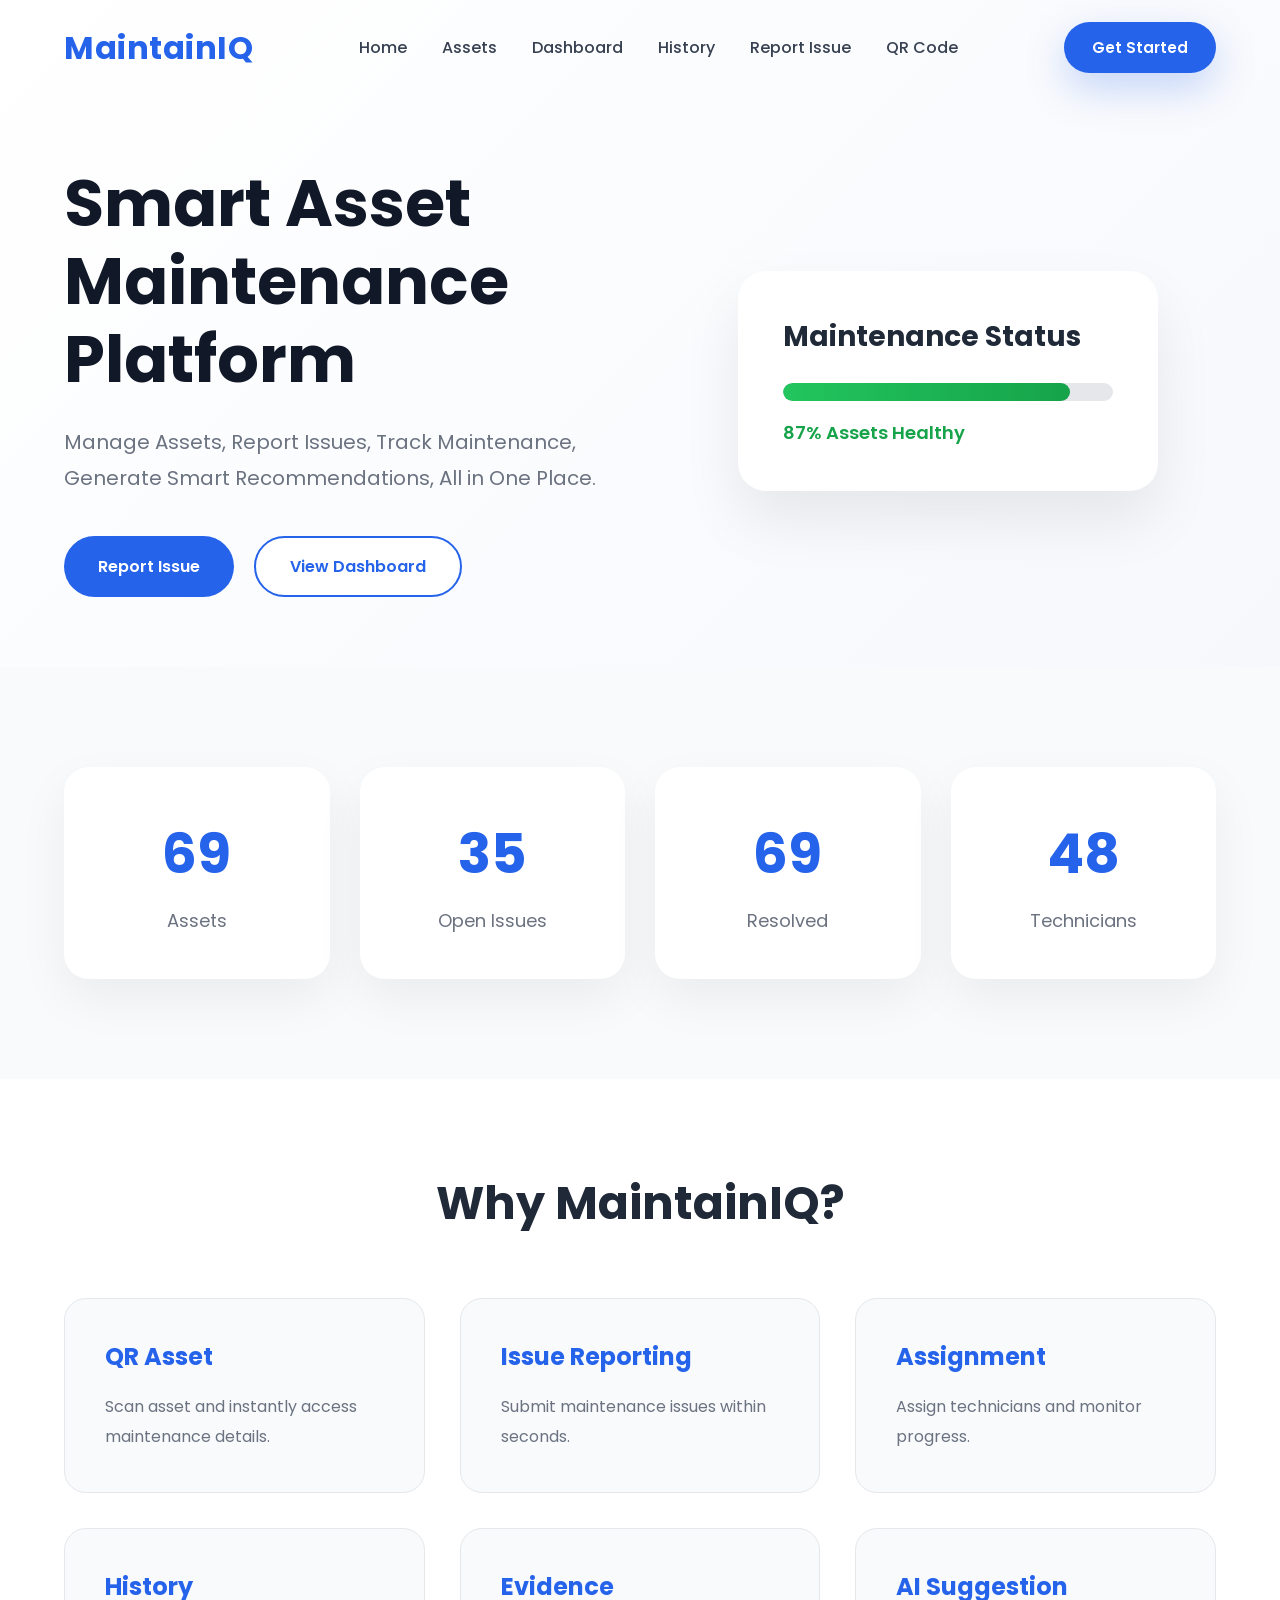
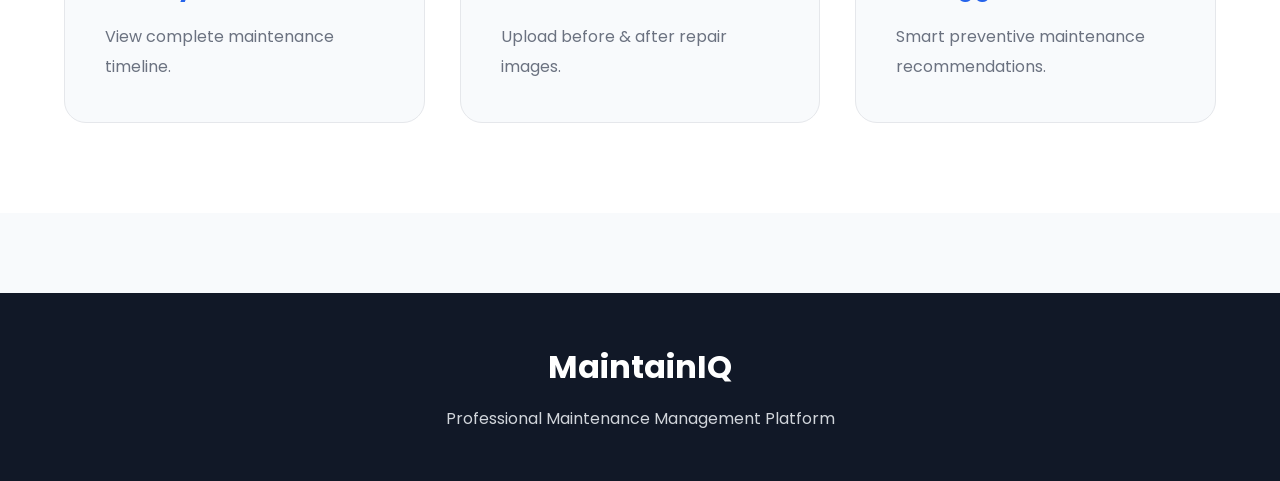
<file: index.html>
<!DOCTYPE html>
<html lang="en">
<head>
<meta charset="UTF-8">
<meta name="viewport" content="width=device-width, initial-scale=1.0">
<title>MaintainIQ</title>

<link rel="preconnect" href="https://fonts.googleapis.com">
<link href="https://fonts.googleapis.com/css2?family=Poppins:wght@300;400;500;600;700&display=swap" rel="stylesheet">

<link rel="stylesheet" href="style.css">

</head>
<body>

<header>

<nav>

<div class="logo">
MaintainIQ
</div>

<ul>

<li><a href="index.html">Home</a></li>

<li><a href="asset.html">Assets</a></li>

<li><a href="dashboard.html">Dashboard</a></li>

<li><a href="history.html">History</a></li>

<li><a href="report.html">Report Issue</a></li>
<li><a href="qr.html">QR Code</a></li>


</ul>

<button class="btn" onclick="window.location.href='dashboard.html'">
    Get Started
</button>


</nav>

<div class="hero">

<div class="left">

<h1>
Smart Asset Maintenance Platform
</h1>

<p>

Manage Assets,
Report Issues,
Track Maintenance,
Generate Smart Recommendations,
All in One Place.

</p>

<div class="buttons">

<button class="primary">
Report Issue
</button>

<button class="secondary">
View Dashboard
</button>

</div>

</div>

<div class="right">

<div class="card">

<h2>Maintenance Status</h2>

<div class="progress">

<div class="fill"></div>

</div>

<p>87% Assets Healthy</p>

</div>

</div>

</div>

</header>

<section class="stats">

<div class="box">

<h2 id="assets">0</h2>

<p>Assets</p>

</div>

<div class="box">

<h2 id="issues">0</h2>

<p>Open Issues</p>

</div>

<div class="box">

<h2 id="resolved">0</h2>

<p>Resolved</p>

</div>

<div class="box">

<h2 id="tech">0</h2>

<p>Technicians</p>

</div>

</section>

<section class="features">

<h1>
Why MaintainIQ?
</h1>

<div class="cards">

<div class="feature">

<h2>QR Asset</h2>

<p>

Scan asset and instantly access maintenance details.

</p>

</div>

<div class="feature">

<h2>Issue Reporting</h2>

<p>

Submit maintenance issues within seconds.

</p>

</div>

<div class="feature">

<h2>Assignment</h2>

<p>

Assign technicians and monitor progress.

</p>

</div>

<div class="feature">

<h2>History</h2>

<p>

View complete maintenance timeline.

</p>

</div>

<div class="feature">

<h2>Evidence</h2>

<p>

Upload before & after repair images.

</p>

</div>

<div class="feature">

<h2>AI Suggestion</h2>

<p>

Smart preventive maintenance recommendations.

</p>

</div>

</div>

</section>

<footer>

<h2>MaintainIQ</h2>

<p>

Professional Maintenance Management Platform

</p>

</footer>

<script src="app.js"></script>

</body>
</html>
</file>
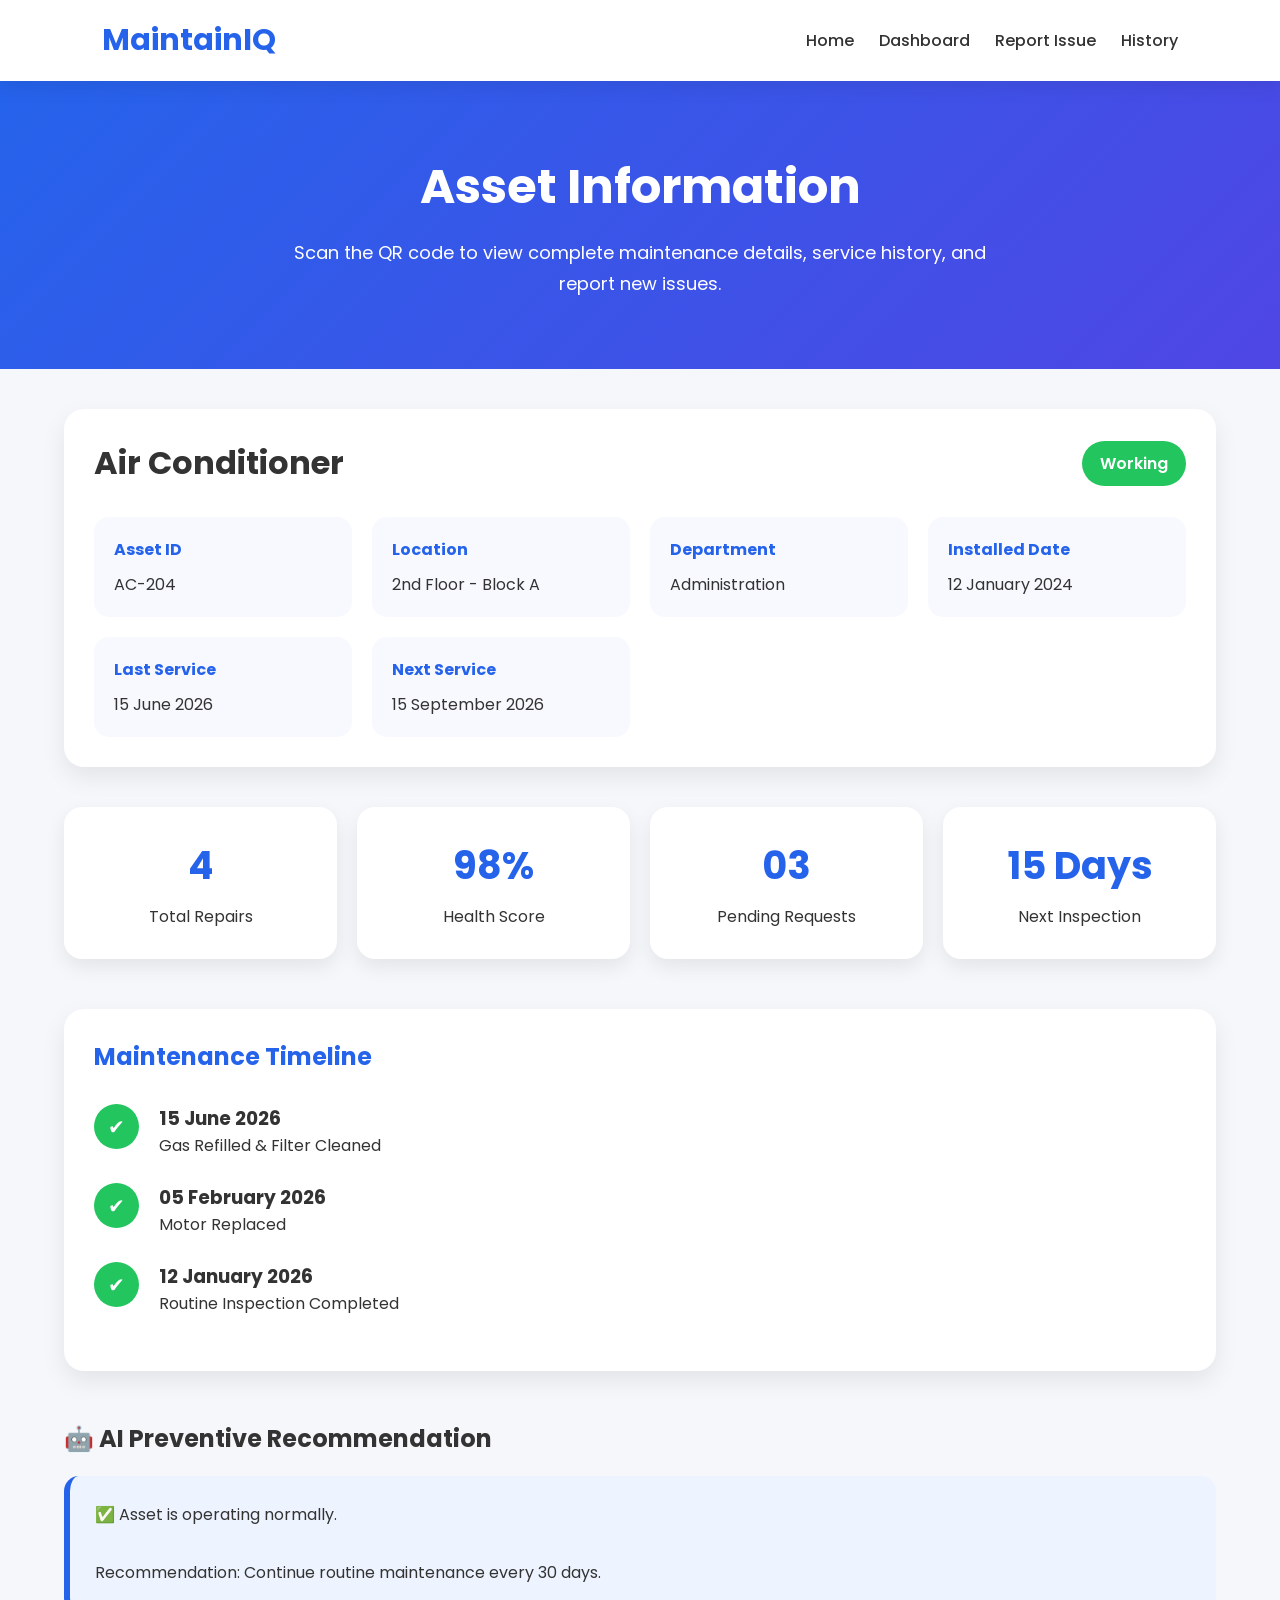
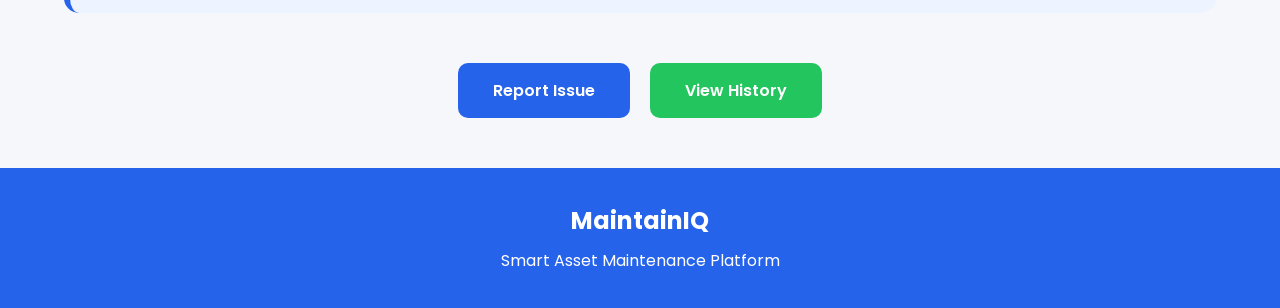
<file: asset.html>
<!DOCTYPE html>
<html lang="en">
<head>
    <meta charset="UTF-8">
    <meta name="viewport" content="width=device-width, initial-scale=1.0">
    <title>MaintainIQ - Asset Details</title>

    <link rel="stylesheet" href="asset.css">

    <link href="https://fonts.googleapis.com/css2?family=Poppins:wght@300;400;500;600;700&display=swap" rel="stylesheet">
</head>
<body>

<!-- Navbar -->

<header class="navbar">

    <div class="logo">
        <h2>MaintainIQ</h2>
    </div>

    <nav>

        <a href="index.html">Home</a>

        <a href="dashboard.html">Dashboard</a>

        <a href="report.html">Report Issue</a>

        <a href="history.html">History</a>

    </nav>

</header>

<!-- Hero -->

<section class="hero">

    <div class="heroText">

        <h1>Asset Information</h1>

        <p>
            Scan the QR code to view complete maintenance details,
            service history, and report new issues.
        </p>

    </div>

</section>

<!-- Asset Card -->

<section class="assetContainer">

    <div class="assetCard">

        <div class="assetHeader">

            <h2 id="assetName">Air Conditioner</h2>

            <span class="status working">
                Working
            </span>

        </div>

        <div class="details">

            <div class="item">
                <h4>Asset ID</h4>
                <p id="assetId">AC-204</p>
            </div>

            <div class="item">
                <h4>Location</h4>
                <p>2nd Floor - Block A</p>
            </div>

            <div class="item">
                <h4>Department</h4>
                <p>Administration</p>
            </div>

            <div class="item">
                <h4>Installed Date</h4>
                <p>12 January 2024</p>
            </div>

            <div class="item">
                <h4>Last Service</h4>
                <p>15 June 2026</p>
            </div>

            <div class="item">
                <h4>Next Service</h4>
                <p>15 September 2026</p>
            </div>

        </div>

    </div>

</section>

<!-- Statistics -->

<section class="stats">

    <div class="box">

        <h2 id="repairs">04</h2>

        <p>Total Repairs</p>

    </div>

    <div class="box">

        <h2>98%</h2>

        <p>Health Score</p>

    </div>

    <div class="box">

        <h2>03</h2>

        <p>Pending Requests</p>

    </div>

    <div class="box">

        <h2>15 Days</h2>

        <p>Next Inspection</p>

    </div>

</section>

<!-- Timeline -->

<section class="timeline">

    <h2>Maintenance Timeline</h2>

    <div class="timelineItem">

        <span>✔</span>

        <div>

            <h3>15 June 2026</h3>

            <p>Gas Refilled & Filter Cleaned</p>

        </div>

    </div>

    <div class="timelineItem">

        <span>✔</span>

        <div>

            <h3>05 February 2026</h3>

            <p>Motor Replaced</p>

        </div>

    </div>

    <div class="timelineItem">

        <span>✔</span>

        <div>

            <h3>12 January 2026</h3>

            <p>Routine Inspection Completed</p>

        </div>

    </div>

</section>

<!-- AI Recommendation -->

<section class="recommendation">

    <h2>🤖 AI Preventive Recommendation</h2>

    <div class="aiCard">

        <p id="aiText">

            This asset has required maintenance multiple times.
            We recommend cleaning filters every 30 days,
            checking gas pressure every 90 days,
            and scheduling preventive inspections monthly.

        </p>

    </div>

</section>

<!-- Buttons -->

<section class="buttons">

    <a href="report.html" class="reportBtn">
        Report Issue
    </a>

    <a href="history.html" class="historyBtn">
        View History
    </a>

</section>

<!-- Footer -->

<footer>

    <h2>MaintainIQ</h2>

    <p>

        Smart Asset Maintenance Platform

    </p>

</footer>

<script src="asset.js"></script>

</body>
</html>
</file>
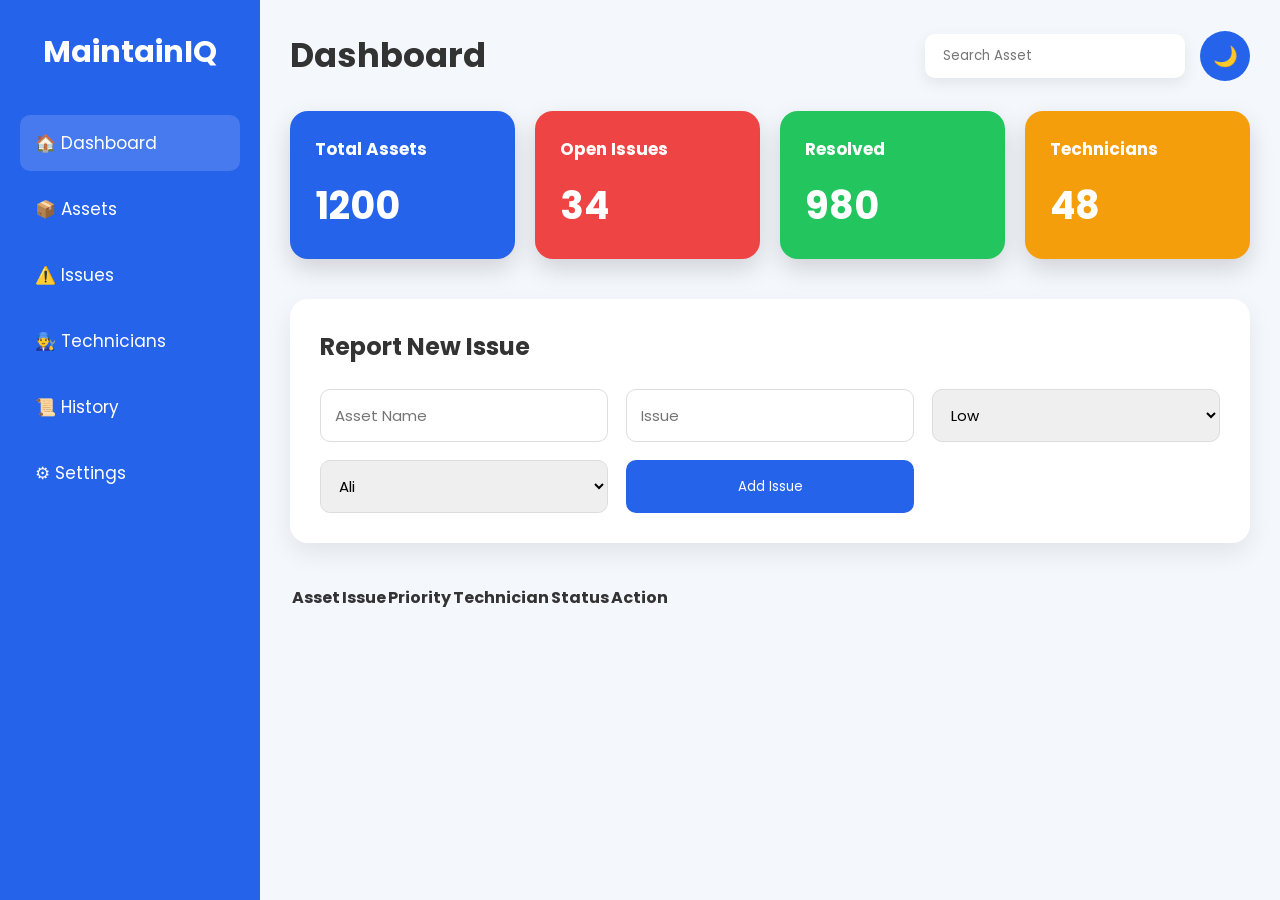
<file: dashboard.html>
<!DOCTYPE html>
<html lang="en">
<head>
    <meta charset="UTF-8">
    <meta name="viewport" content="width=device-width, initial-scale=1.0">
    <title>MaintainIQ Dashboard</title>

    <link rel="stylesheet" href="dashboard.css">

    <link href="https://fonts.googleapis.com/css2?family=Poppins:wght@300;400;500;600;700&display=swap" rel="stylesheet">

</head>
<body>

<div class="container">

    <!-- Sidebar -->

    <aside class="sidebar">

        <div class="logo">
            <h2>MaintainIQ</h2>
        </div>

        <ul>

            <li class="active">🏠 Dashboard</li>

            <li>📦 Assets</li>

            <li>⚠️ Issues</li>

            <li>👨‍🔧 Technicians</li>

            <li>📜 History</li>

            <li>⚙ Settings</li>

        </ul>

    </aside>

    <!-- Main -->

    <main>

        <!-- Top Bar -->

        <header>

            <h1>
                Dashboard
            </h1>

            <div class="top-right">

                <input
                type="text"
                id="search"
                placeholder="Search Asset">

                <button id="darkMode">
                    🌙
                </button>

            </div>

        </header>

        <!-- Cards -->

        <section class="cards">

            <div class="card blue">

                <h3>Total Assets</h3>

                <h1 id="assetCount">
                    1200
                </h1>

            </div>

            <div class="card red">

                <h3>Open Issues</h3>

                <h1 id="issueCount">
                    34
                </h1>

            </div>

            <div class="card green">

                <h3>Resolved</h3>

                <h1 id="resolvedCount">
                    980
                </h1>

            </div>

            <div class="card orange">

                <h3>Technicians</h3>

                <h1>
                    48
                </h1>

            </div>

        </section>

        <!-- Add Issue -->

        <section class="addIssue">

            <h2>Report New Issue</h2>

            <form id="issueForm">

                <input
                type="text"
                id="asset"
                placeholder="Asset Name"
                required>

                <input
                type="text"
                id="problem"
                placeholder="Issue"
                required>

                <select id="priority">

                    <option>Low</option>

                    <option>Medium</option>

                    <option>High</option>

                    <option>Critical</option>

                </select>

                <select id="technician">

                    <option>Ali</option>

                    <option>Ahmed</option>

                    <option>Usman</option>

                    <option>Hamza</option>

                </select>

                <button>
                    Add Issue
                </button>

            </form>

        </section>

        <!-- Table -->

        <section class="tableSection">

            <table>

                <thead>

                <tr>

                    <th>Asset</th>

                    <th>Issue</th>

                    <th>Priority</th>

                    <th>Technician</th>

                    <th>Status</th>

                    <th>Action</th>

                </tr>

                </thead>

                <tbody id="tableBody">

                <!-- JavaScript Data -->

                </tbody>

            </table>

        </section>

    </main>

</div>

<script src="dashboard.js"></script>

</body>
</html>
</file>
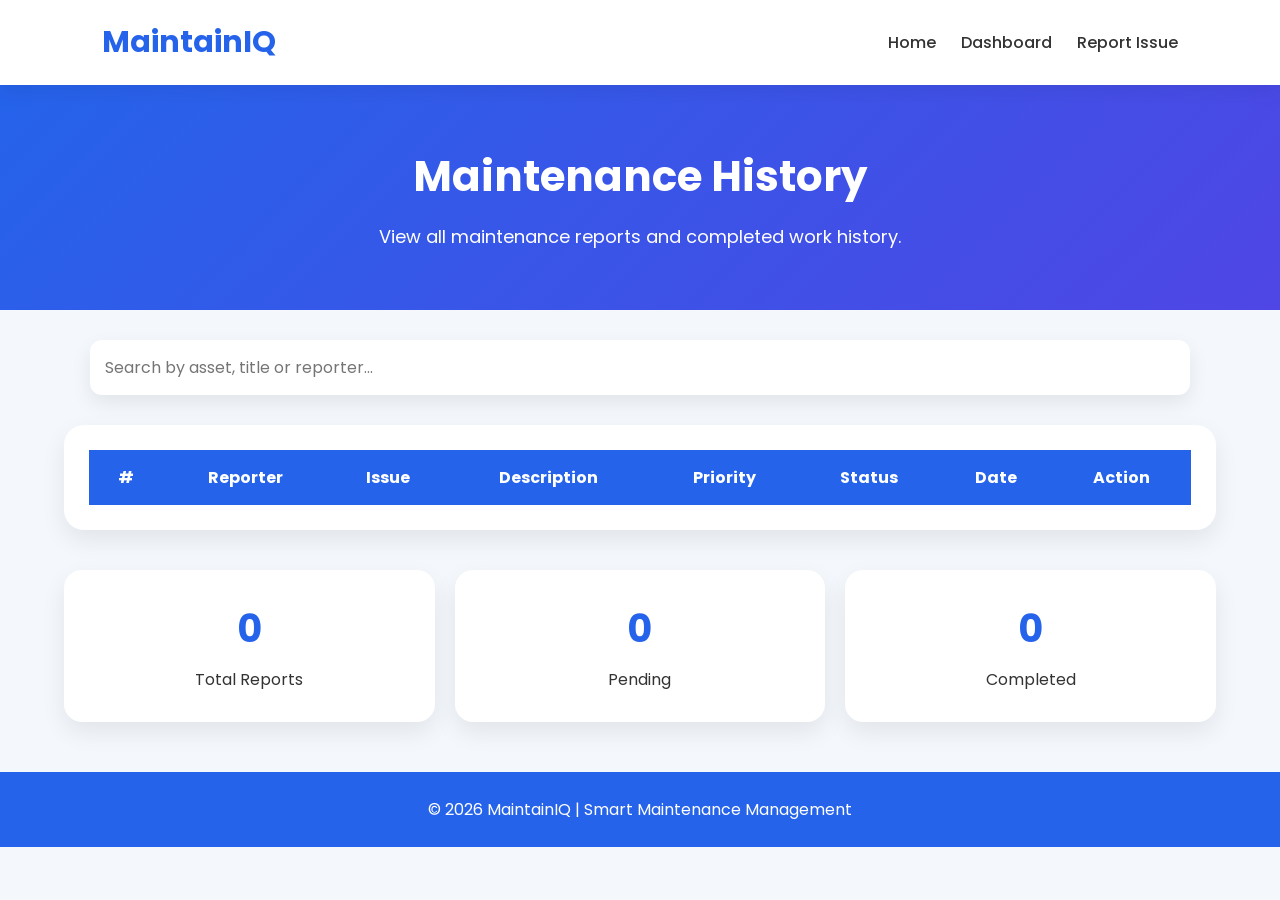
<file: history.html>
<!DOCTYPE html>
<html lang="en">
<head>
    <meta charset="UTF-8">
    <meta name="viewport" content="width=device-width, initial-scale=1.0">
    <title>MaintainIQ - Maintenance History</title>

    <link rel="stylesheet" href="history.css">

    <link href="https://fonts.googleapis.com/css2?family=Poppins:wght@300;400;500;600;700&display=swap" rel="stylesheet">
</head>
<body>

<!-- Header -->

<header class="header">

    <div class="logo">
        <h2>MaintainIQ</h2>
    </div>

    <nav>

        <a href="index.html">Home</a>

        <a href="dashboard.html">Dashboard</a>

        <a href="report.html">Report Issue</a>

    </nav>

</header>

<!-- Banner -->

<section class="banner">

    <h1>Maintenance History</h1>

    <p>
        View all maintenance reports and completed work history.
    </p>

</section>

<!-- Search -->

<section class="searchBox">

    <input
        type="text"
        id="search"
        placeholder="Search by asset, title or reporter...">

</section>

<!-- Table -->

<section class="history">

    <table>

        <thead>

            <tr>

                <th>#</th>

                <th>Reporter</th>

                <th>Issue</th>

                <th>Description</th>

                <th>Priority</th>

                <th>Status</th>

                <th>Date</th>

                <th>Action</th>

            </tr>

        </thead>

        <tbody id="historyTable">

            <!-- JavaScript Data -->

        </tbody>

    </table>

</section>

<!-- Summary -->

<section class="summary">

    <div class="card">

        <h2 id="totalReports">0</h2>

        <p>Total Reports</p>

    </div>

    <div class="card">

        <h2 id="pendingReports">0</h2>

        <p>Pending</p>

    </div>

    <div class="card">

        <h2 id="completedReports">0</h2>

        <p>Completed</p>

    </div>

</section>

<!-- Footer -->

<footer>

    <p>
        © 2026 MaintainIQ | Smart Maintenance Management
    </p>

</footer>

<script src="history.js"></script>

</body>
</html>
</file>
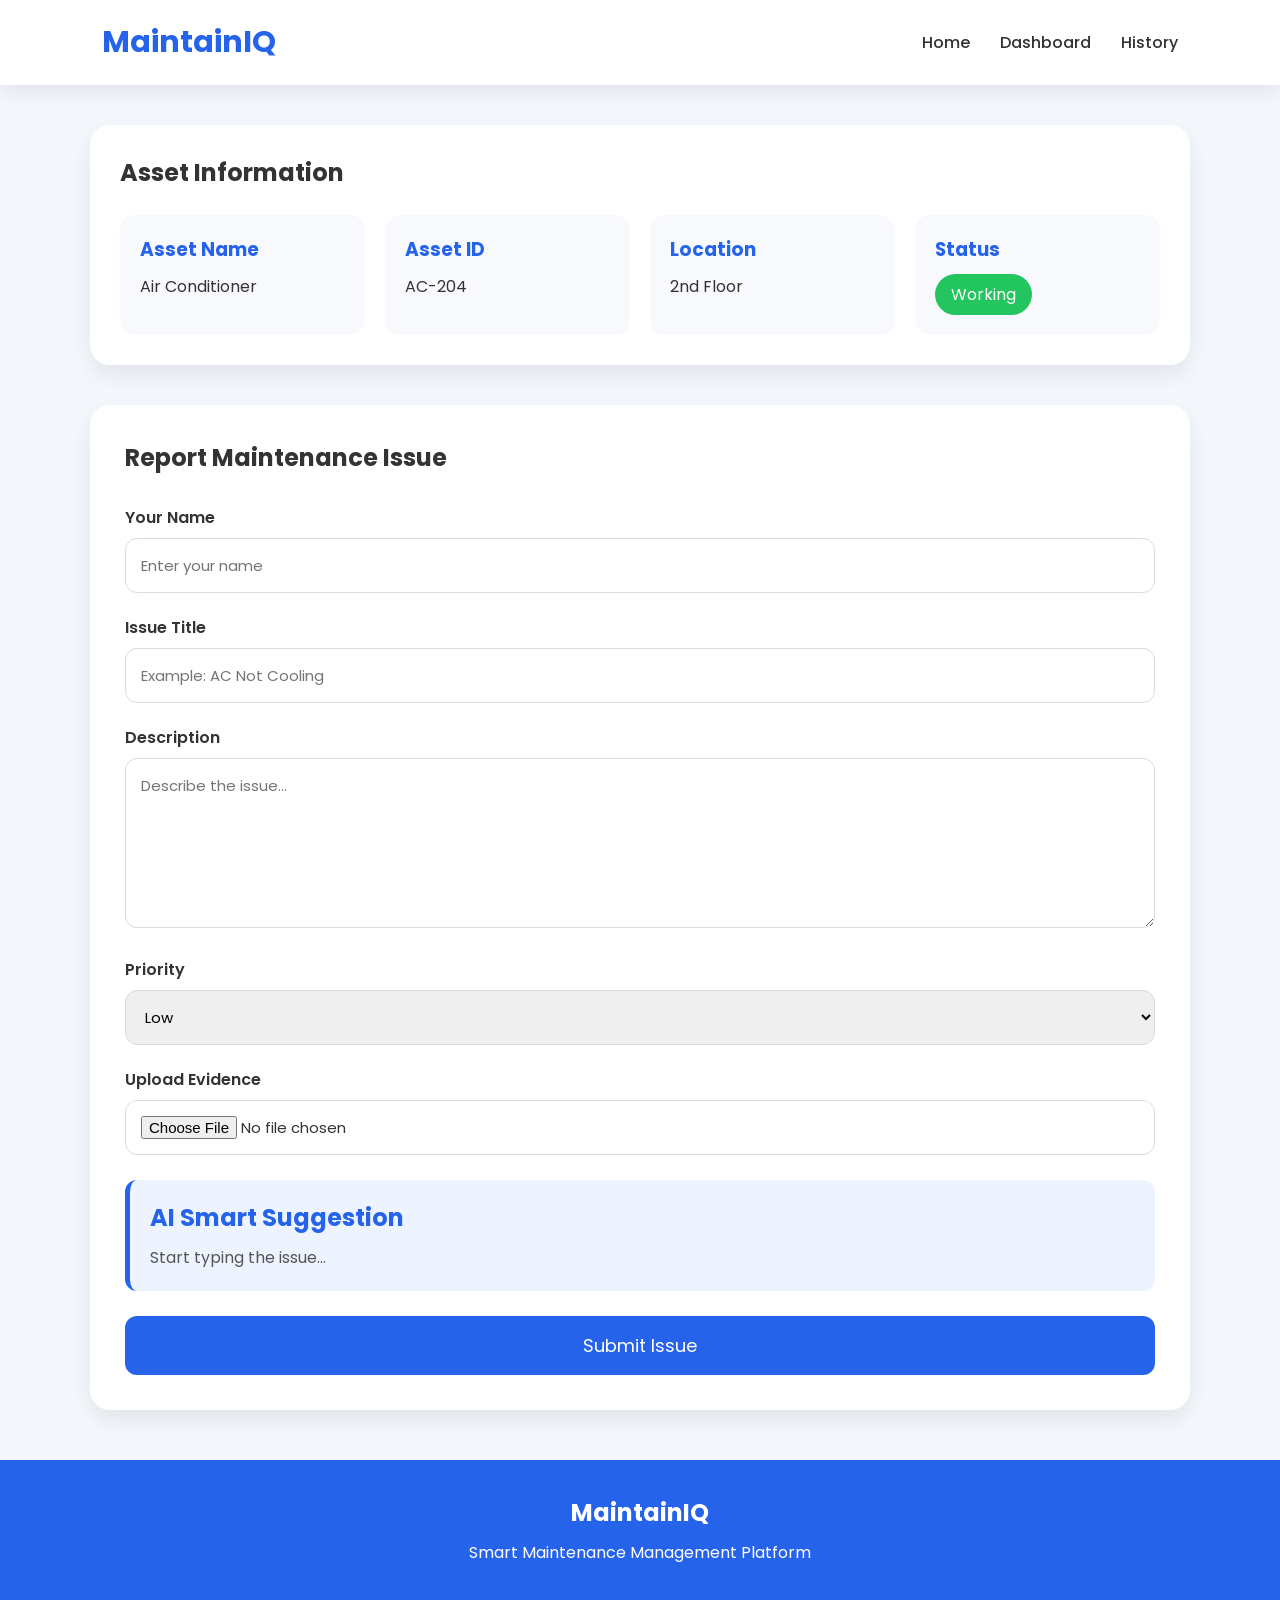
<file: report.html>
<!DOCTYPE html>
<html lang="en">
<head>
    <meta charset="UTF-8">
    <meta name="viewport" content="width=device-width, initial-scale=1.0">
    <title>MaintainIQ - Report Issue</title>

    <link rel="stylesheet" href="report.css">

    <link href="https://fonts.googleapis.com/css2?family=Poppins:wght@300;400;500;600;700&display=swap" rel="stylesheet">
</head>
<body>

<!-- Navbar -->

<header class="navbar">

    <div class="logo">
        <h2>MaintainIQ</h2>
    </div>

    <nav>

        <a href="index.html">Home</a>

        <a href="dashboard.html">Dashboard</a>

        <a href="history.html">History</a>

    </nav>

</header>

<!-- Asset Information -->

<section class="assetCard">

    <h1>Asset Information</h1>

    <div class="assetDetails">

        <div>
            <h3>Asset Name</h3>
            <p>Air Conditioner</p>
        </div>

        <div>
            <h3>Asset ID</h3>
            <p>AC-204</p>
        </div>

        <div>
            <h3>Location</h3>
            <p>2nd Floor</p>
        </div>

        <div>
            <h3>Status</h3>
            <span class="working">Working</span>
        </div>

    </div>

</section>

<!-- Report Form -->

<section class="reportSection">

    <h1>Report Maintenance Issue</h1>

    <form id="reportForm">

        <div class="inputBox">

            <label>Your Name</label>

            <input
            type="text"
            id="name"
            placeholder="Enter your name"
            required>

        </div>

        <div class="inputBox">

            <label>Issue Title</label>

            <input
            type="text"
            id="title"
            placeholder="Example: AC Not Cooling"
            required>

        </div>

        <div class="inputBox">

            <label>Description</label>

            <textarea
            id="description"
            rows="6"
            placeholder="Describe the issue..."
            required></textarea>

        </div>

        <div class="inputBox">

            <label>Priority</label>

            <select id="priority">

                <option>Low</option>

                <option>Medium</option>

                <option>High</option>

                <option>Critical</option>

            </select>

        </div>

        <div class="inputBox">

            <label>Upload Evidence</label>

            <input
            type="file"
            id="image"
            accept="image/*">

        </div>

        <div class="preview">

            <img id="previewImage">

        </div>

        <div class="aiBox">

            <h2>AI Smart Suggestion</h2>

            <p id="suggestion">

                Start typing the issue...

            </p>

        </div>

        <button class="submitBtn">

            Submit Issue

        </button>

    </form>

</section>

<!-- Footer -->

<footer>

    <h2>MaintainIQ</h2>

    <p>
        Smart Maintenance Management Platform
    </p>

</footer>

<script src="report.js"></script>

</body>
</html>
</file>
<file: style.css>
*{
margin:0;
padding:0;
box-sizing:border-box;
font-family:'Poppins',sans-serif;
}

html{
scroll-behavior:smooth;
}

body{
background:#f8fafc;
color:#1f2937;
overflow-x:hidden;
}

/* NAVBAR */

header{
width:100%;
background:linear-gradient(135deg,#ffffff,#f6f8fc);
padding-bottom:70px;
}

nav{
width:90%;
max-width:1300px;
margin:auto;
display:flex;
justify-content:space-between;
align-items:center;
padding:22px 0;
}

.logo{
font-size:32px;
font-weight:700;
color:#2563eb;
letter-spacing:.5px;
}

nav ul{
display:flex;
gap:35px;
list-style:none;
}

nav ul li a{
text-decoration:none;
color:#374151;
font-weight:500;
transition:.3s;
position:relative;
}

nav ul li a::after{
content:"";
position:absolute;
left:0;
bottom:-8px;
width:0%;
height:3px;
background:#2563eb;
border-radius:10px;
transition:.4s;
}

nav ul li a:hover::after{
width:100%;
}

nav ul li a:hover{
color:#2563eb;
}

.btn{
padding:14px 28px;
border:none;
background:#2563eb;
color:white;
font-size:15px;
font-weight:600;
border-radius:50px;
cursor:pointer;
transition:.35s;
box-shadow:0 15px 40px rgba(37,99,235,.25);
}

.btn:hover{
transform:translateY(-4px);
background:#1d4ed8;
}

/* HERO */

.hero{
width:90%;
max-width:1300px;
margin:auto;
display:flex;
justify-content:space-between;
align-items:center;
padding-top:70px;
gap:80px;
}

.left{
flex:1;
}

.left h1{
font-size:65px;
line-height:78px;
font-weight:700;
color:#111827;
}

.left p{
margin-top:25px;
font-size:20px;
line-height:36px;
color:#6b7280;
max-width:650px;
}

.buttons{
display:flex;
gap:20px;
margin-top:40px;
}

.primary{
padding:16px 34px;
border:none;
border-radius:50px;
background:#2563eb;
color:white;
font-size:16px;
font-weight:600;
cursor:pointer;
transition:.35s;
}

.primary:hover{
transform:translateY(-5px);
box-shadow:0 20px 45px rgba(37,99,235,.35);
}

.secondary{
padding:16px 34px;
border:2px solid #2563eb;
background:white;
border-radius:50px;
font-size:16px;
cursor:pointer;
font-weight:600;
color:#2563eb;
transition:.35s;
}

.secondary:hover{
background:#2563eb;
color:white;
}

.right{
flex:1;
display:flex;
justify-content:center;
}

.card{
width:420px;
background:white;
border-radius:28px;
padding:45px;
box-shadow:0 30px 60px rgba(0,0,0,.08);
transition:.4s;
}

.card:hover{
transform:translateY(-12px);
}

.card h2{
font-size:28px;
margin-bottom:25px;
}

.progress{
width:100%;
height:18px;
background:#e5e7eb;
border-radius:50px;
overflow:hidden;
}

.fill{
width:87%;
height:100%;
background:linear-gradient(90deg,#22c55e,#16a34a);
border-radius:50px;
animation:load 2s ease;
}

@keyframes load{

from{
width:0;
}

to{
width:87%;
}

}

.card p{
margin-top:18px;
font-size:18px;
font-weight:600;
color:#16a34a;
}

/* STATS */

.stats{
width:90%;
max-width:1300px;
margin:100px auto;
display:grid;
grid-template-columns:repeat(4,1fr);
gap:30px;
}

.box{
background:white;
padding:45px;
border-radius:25px;
text-align:center;
box-shadow:0 20px 50px rgba(0,0,0,.06);
transition:.35s;
}

.box:hover{
transform:translateY(-10px);
}

.box h2{
font-size:55px;
color:#2563eb;
}

.box p{
margin-top:12px;
font-size:18px;
color:#6b7280;
}

/* FEATURES */

.features{
padding:90px 5%;
background:#fff;
}

.features h1{
font-size:46px;
text-align:center;
margin-bottom:60px;
}

.cards{
display:grid;
grid-template-columns:repeat(3,1fr);
gap:35px;
max-width:1300px;
margin:auto;
}

.feature{
background:#f8fafc;
padding:40px;
border-radius:22px;
transition:.35s;
border:1px solid #e5e7eb;
}

.feature:hover{
background:white;
transform:translateY(-12px);
box-shadow:0 25px 60px rgba(0,0,0,.08);
}

.feature h2{
margin-bottom:18px;
color:#2563eb;
}

.feature p{
line-height:30px;
color:#6b7280;
}

/* FOOTER */

footer{
margin-top:80px;
background:#111827;
color:white;
text-align:center;
padding:50px;
}

footer h2{
font-size:32px;
margin-bottom:15px;
}

footer p{
color:#d1d5db;
}

/* RESPONSIVE */

@media(max-width:1100px){

.hero{
flex-direction:column;
text-align:center;
}

.left h1{
font-size:50px;
line-height:65px;
}

.left p{
margin:auto;
margin-top:20px;
}

.buttons{
justify-content:center;
}

.stats{
grid-template-columns:repeat(2,1fr);
}

.cards{
grid-template-columns:repeat(2,1fr);
}

}

@media(max-width:768px){

nav{
flex-direction:column;
gap:20px;
}

nav ul{
flex-wrap:wrap;
justify-content:center;
gap:18px;
}

.left h1{
font-size:40px;
line-height:52px;
}

.left p{
font-size:17px;
line-height:30px;
}

.card{
width:100%;
}

.stats{
grid-template-columns:1fr;
}

.cards{
grid-template-columns:1fr;
}

.buttons{
flex-direction:column;
}

.primary,
.secondary{
width:100%;
}

}

@media(max-width:500px){

.logo{
font-size:26px;
}

.left h1{
font-size:33px;
line-height:45px;
}

.features h1{
font-size:34px;
}

.box h2{
font-size:42px;
}

}
</file>
<file: asset.css>
@import url('https://fonts.googleapis.com/css2?family=Poppins:wght@300;400;500;600;700&display=swap');

*{
    margin:0;
    padding:0;
    box-sizing:border-box;
    font-family:'Poppins',sans-serif;
}

body{
    background:#f5f7fb;
    color:#333;
}

/* Navbar */

.navbar{
    display:flex;
    justify-content:space-between;
    align-items:center;
    padding:18px 8%;
    background:#fff;
    box-shadow:0 5px 20px rgba(0,0,0,.08);
    position:sticky;
    top:0;
    z-index:100;
}

.logo h2{
    color:#2563eb;
    font-size:30px;
    font-weight:700;
}

nav{
    display:flex;
    gap:25px;
}

nav a{
    text-decoration:none;
    color:#333;
    font-weight:500;
    transition:.3s;
}

nav a:hover{
    color:#2563eb;
}

/* Hero */

.hero{
    background:linear-gradient(135deg,#2563eb,#4f46e5);
    color:#fff;
    text-align:center;
    padding:70px 20px;
}

.hero h1{
    font-size:48px;
    margin-bottom:15px;
}

.hero p{
    max-width:700px;
    margin:auto;
    font-size:18px;
    line-height:1.7;
}

/* Asset Card */

.assetContainer{
    width:90%;
    max-width:1200px;
    margin:40px auto;
}

.assetCard{
    background:#fff;
    border-radius:20px;
    padding:30px;
    box-shadow:0 10px 25px rgba(0,0,0,.08);
}

.assetHeader{
    display:flex;
    justify-content:space-between;
    align-items:center;
    margin-bottom:30px;
}

.assetHeader h2{
    font-size:32px;
}

.status{
    padding:10px 18px;
    border-radius:30px;
    color:#fff;
    font-weight:600;
}

.working{
    background:#22c55e;
}

/* Details */

.details{
    display:grid;
    grid-template-columns:repeat(auto-fit,minmax(220px,1fr));
    gap:20px;
}

.item{
    background:#f8f9ff;
    padding:20px;
    border-radius:15px;
    transition:.3s;
}

.item:hover{
    transform:translateY(-5px);
}

.item h4{
    color:#2563eb;
    margin-bottom:10px;
}

/* Stats */

.stats{
    width:90%;
    max-width:1200px;
    margin:40px auto;
    display:grid;
    grid-template-columns:repeat(auto-fit,minmax(220px,1fr));
    gap:20px;
}

.box{
    background:#fff;
    text-align:center;
    padding:30px;
    border-radius:18px;
    box-shadow:0 8px 20px rgba(0,0,0,.08);
    transition:.3s;
}

.box:hover{
    transform:translateY(-8px);
}

.box h2{
    font-size:38px;
    color:#2563eb;
    margin-bottom:10px;
}

/* Timeline */

.timeline{
    width:90%;
    max-width:1200px;
    margin:50px auto;
    background:#fff;
    padding:30px;
    border-radius:20px;
    box-shadow:0 10px 25px rgba(0,0,0,.08);
}

.timeline h2{
    margin-bottom:30px;
    color:#2563eb;
}

.timelineItem{
    display:flex;
    gap:20px;
    margin-bottom:25px;
}

.timelineItem span{
    width:45px;
    height:45px;
    background:#22c55e;
    color:#fff;
    display:flex;
    align-items:center;
    justify-content:center;
    border-radius:50%;
    font-size:20px;
}

/* AI */

.recommendation{
    width:90%;
    max-width:1200px;
    margin:40px auto;
}

.recommendation h2{
    margin-bottom:20px;
}

.aiCard{
    background:#eef4ff;
    border-left:6px solid #2563eb;
    padding:25px;
    border-radius:15px;
    line-height:1.8;
}

/* Buttons */

.buttons{
    display:flex;
    justify-content:center;
    gap:20px;
    margin:50px 0;
}

.reportBtn,
.historyBtn{
    text-decoration:none;
    padding:15px 35px;
    border-radius:10px;
    color:#fff;
    font-weight:600;
    transition:.3s;
}

.reportBtn{
    background:#2563eb;
}

.historyBtn{
    background:#22c55e;
}

.reportBtn:hover,
.historyBtn:hover{
    transform:translateY(-4px);
}

/* Footer */

footer{
    background:#2563eb;
    color:#fff;
    text-align:center;
    padding:35px;
}

footer h2{
    margin-bottom:10px;
}

/* Responsive */

@media(max-width:768px){

    .navbar{
        flex-direction:column;
        gap:15px;
    }

    nav{
        flex-wrap:wrap;
        justify-content:center;
    }

    .hero h1{
        font-size:34px;
    }

    .assetHeader{
        flex-direction:column;
        gap:15px;
        text-align:center;
    }

    .buttons{
        flex-direction:column;
        align-items:center;
    }

    .reportBtn,
    .historyBtn{
        width:220px;
        text-align:center;
    }
}
</file>
<file: dashboard.css>
/* Google Font */
@import url('https://fonts.googleapis.com/css2?family=Poppins:wght@300;400;500;600;700&display=swap');

*{
    margin:0;
    padding:0;
    box-sizing:border-box;
    font-family:'Poppins',sans-serif;
}

body{
    background:#f4f7fc;
    color:#333;
}

.container{
    display:flex;
    min-height:100vh;
}

/* Sidebar */

.sidebar{
    width:260px;
    background:#2563eb;
    color:#fff;
    padding:30px 20px;
    position:fixed;
    left:0;
    top:0;
    bottom:0;
    overflow:auto;
}

.logo{
    text-align:center;
    margin-bottom:40px;
}

.logo h2{
    font-size:30px;
    font-weight:700;
}

.sidebar ul{
    list-style:none;
}

.sidebar ul li{
    padding:15px;
    margin:10px 0;
    border-radius:10px;
    cursor:pointer;
    transition:.3s;
    font-size:17px;
}

.sidebar ul li:hover,
.sidebar ul .active{
    background:rgba(255,255,255,.15);
}

/* Main */

main{
    margin-left:260px;
    width:calc(100% - 260px);
    padding:30px;
}

/* Header */

header{
    display:flex;
    justify-content:space-between;
    align-items:center;
    margin-bottom:30px;
}

header h1{
    font-size:34px;
}

.top-right{
    display:flex;
    gap:15px;
    align-items:center;
}

.top-right input{
    width:260px;
    padding:12px 18px;
    border:none;
    border-radius:10px;
    outline:none;
    background:#fff;
    box-shadow:0 5px 15px rgba(0,0,0,.08);
}

#darkMode{
    border:none;
    width:50px;
    height:50px;
    border-radius:50%;
    cursor:pointer;
    background:#2563eb;
    color:#fff;
    font-size:20px;
}

/* Cards */

.cards{
    display:grid;
    grid-template-columns:repeat(auto-fit,minmax(220px,1fr));
    gap:20px;
    margin-bottom:40px;
}

.card{
    padding:25px;
    border-radius:18px;
    color:#fff;
    transition:.3s;
    box-shadow:0 10px 25px rgba(0,0,0,.15);
}

.card:hover{
    transform:translateY(-8px);
}

.card h3{
    font-size:17px;
    margin-bottom:15px;
}

.card h1{
    font-size:38px;
}

.blue{
    background:#2563eb;
}

.red{
    background:#ef4444;
}

.green{
    background:#22c55e;
}

.orange{
    background:#f59e0b;
}

/* Add Issue */

.addIssue{
    background:#fff;
    padding:30px;
    border-radius:18px;
    margin-bottom:40px;
    box-shadow:0 10px 25px rgba(0,0,0,.08);
}

.addIssue h2{
    margin-bottom:25px;
}

#issueForm{
    display:grid;
    grid-template-columns:repeat(auto-fit,minmax(220px,1fr));
    gap:18px;
}

#issueForm input,
#issueForm select{
    padding:14px;
    border:1px solid #ddd;
    border-radius:10px;
    outline:none;
    font-size:15px;
}

#issueForm input:focus,
#issueForm select:focus{
    border-color:#2563eb;
}

#issueForm button{
    border:none;
    background:#2563eb;
    color:#fff;
    border-radius:10px;
    padding:14px;
    cursor:pointer;
    transition:.3s;
}

#issueForm button:hover{
    background:#1749b8;
}
</file>
<file: history.css>
/* Google Font */
@import url('https://fonts.googleapis.com/css2?family=Poppins:wght@300;400;500;600;700&display=swap');

*{
    margin:0;
    padding:0;
    box-sizing:border-box;
    font-family:'Poppins',sans-serif;
}

body{
    background:#f4f7fc;
    color:#333;
}

/* Header */

.header{
    display:flex;
    justify-content:space-between;
    align-items:center;
    padding:20px 8%;
    background:#fff;
    box-shadow:0 5px 20px rgba(0,0,0,.08);
    position:sticky;
    top:0;
    z-index:100;
}

.logo h2{
    color:#2563eb;
    font-size:30px;
}

nav{
    display:flex;
    gap:25px;
}

nav a{
    text-decoration:none;
    color:#333;
    font-weight:500;
    transition:.3s;
}

nav a:hover{
    color:#2563eb;
}

/* Banner */

.banner{
    text-align:center;
    padding:60px 20px;
    background:linear-gradient(135deg,#2563eb,#4f46e5);
    color:#fff;
}

.banner h1{
    font-size:42px;
    margin-bottom:15px;
}

.banner p{
    font-size:18px;
}

/* Search */

.searchBox{
    width:90%;
    max-width:1100px;
    margin:30px auto;
}

.searchBox input{
    width:100%;
    padding:15px;
    border:none;
    outline:none;
    border-radius:12px;
    box-shadow:0 8px 20px rgba(0,0,0,.08);
    font-size:16px;
}

/* Table */

.history{
    width:90%;
    max-width:1200px;
    margin:20px auto;
    background:#fff;
    border-radius:20px;
    padding:25px;
    overflow-x:auto;
    box-shadow:0 10px 25px rgba(0,0,0,.08);
}

table{
    width:100%;
    border-collapse:collapse;
}

th{
    background:#2563eb;
    color:#fff;
    padding:15px;
}

td{
    padding:15px;
    border-bottom:1px solid #eee;
}

tr:hover{
    background:#f7f9ff;
}

/* Buttons */

button{
    border:none;
    padding:8px 14px;
    border-radius:8px;
    cursor:pointer;
    color:#fff;
    margin-right:5px;
}

.deleteBtn{
    background:#ef4444;
}

.completeBtn{
    background:#22c55e;
}

/* Status */

.pending{
    background:#f59e0b;
    color:#fff;
    padding:6px 12px;
    border-radius:20px;
}

.completed{
    background:#22c55e;
    color:#fff;
    padding:6px 12px;
    border-radius:20px;
}

/* Priority */

.low{
    color:#22c55e;
    font-weight:600;
}

.medium{
    color:#f59e0b;
    font-weight:600;
}

.high{
    color:#ef4444;
    font-weight:600;
}

.critical{
    color:#7c3aed;
    font-weight:600;
}

/* Summary */

.summary{
    width:90%;
    max-width:1200px;
    margin:40px auto;
    display:grid;
    grid-template-columns:repeat(auto-fit,minmax(220px,1fr));
    gap:20px;
}

.card{
    background:#fff;
    padding:30px;
    text-align:center;
    border-radius:18px;
    box-shadow:0 10px 25px rgba(0,0,0,.08);
    transition:.3s;
}

.card:hover{
    transform:translateY(-8px);
}

.card h2{
    font-size:38px;
    color:#2563eb;
    margin-bottom:10px;
}

/* Footer */

footer{
    margin-top:50px;
    background:#2563eb;
    color:#fff;
    text-align:center;
    padding:25px;
}

/* Responsive */

@media(max-width:768px){

    .header{
        flex-direction:column;
        gap:15px;
    }

    nav{
        flex-wrap:wrap;
        justify-content:center;
    }

    .banner h1{
        font-size:30px;
    }

    .banner p{
        font-size:15px;
    }

    th,
    td{
        font-size:14px;
        padding:10px;
    }

    button{
        margin-bottom:5px;
    }
}
</file>
<file: report.css>
/* Google Font */
@import url('https://fonts.googleapis.com/css2?family=Poppins:wght@300;400;500;600;700&display=swap');

*{
    margin:0;
    padding:0;
    box-sizing:border-box;
    font-family:'Poppins',sans-serif;
}

body{
    background:#f4f7fc;
    color:#333;
}

/* Navbar */

.navbar{
    display:flex;
    justify-content:space-between;
    align-items:center;
    padding:20px 8%;
    background:#fff;
    box-shadow:0 8px 20px rgba(0,0,0,.08);
    position:sticky;
    top:0;
    z-index:100;
}

.logo h2{
    color:#2563eb;
    font-size:30px;
}

nav{
    display:flex;
    gap:30px;
}

nav a{
    text-decoration:none;
    color:#333;
    font-weight:500;
    transition:.3s;
}

nav a:hover{
    color:#2563eb;
}

/* Asset Card */

.assetCard{
    width:90%;
    max-width:1100px;
    margin:40px auto;
    background:#fff;
    padding:30px;
    border-radius:20px;
    box-shadow:0 10px 25px rgba(0,0,0,.08);
}

.assetCard h1{
    margin-bottom:25px;
}

.assetDetails{
    display:grid;
    grid-template-columns:repeat(auto-fit,minmax(220px,1fr));
    gap:20px;
}

.assetDetails div{
    background:#f8f9fd;
    padding:20px;
    border-radius:15px;
}

.assetDetails h3{
    margin-bottom:10px;
    color:#2563eb;
}

.working{
    display:inline-block;
    background:#22c55e;
    color:#fff;
    padding:8px 16px;
    border-radius:30px;
}

/* Report Form */

.reportSection{
    width:90%;
    max-width:1100px;
    margin:30px auto;
    background:#fff;
    padding:35px;
    border-radius:20px;
    box-shadow:0 10px 25px rgba(0,0,0,.08);
}

.reportSection h1{
    margin-bottom:30px;
}

.inputBox{
    margin-bottom:22px;
}

.inputBox label{
    display:block;
    margin-bottom:8px;
    font-weight:600;
}

.inputBox input,
.inputBox textarea,
.inputBox select{
    width:100%;
    padding:15px;
    border:1px solid #dcdcdc;
    border-radius:12px;
    outline:none;
    font-size:15px;
    transition:.3s;
}

.inputBox input:focus,
.inputBox textarea:focus,
.inputBox select:focus{
    border-color:#2563eb;
    box-shadow:0 0 8px rgba(37,99,235,.2);
}

textarea{
    resize:vertical;
}

/* Preview */

.preview{
    text-align:center;
    margin:20px 0;
}

.preview img{
    width:220px;
    display:none;
    border-radius:15px;
    border:2px solid #ddd;
}

/* AI Box */

.aiBox{
    background:#eef4ff;
    border-left:5px solid #2563eb;
    padding:20px;
    border-radius:12px;
    margin:25px 0;
}

.aiBox h2{
    color:#2563eb;
    margin-bottom:10px;
}

.aiBox p{
    color:#555;
    line-height:1.6;
}

/* Submit Button */

.submitBtn{
    width:100%;
    padding:16px;
    border:none;
    border-radius:12px;
    background:#2563eb;
    color:#fff;
    font-size:18px;
    cursor:pointer;
    transition:.3s;
}

.submitBtn:hover{
    background:#1749b8;
    transform:translateY(-2px);
}

/* Footer */

footer{
    margin-top:50px;
    background:#2563eb;
    color:#fff;
    text-align:center;
    padding:35px;
}

footer h2{
    margin-bottom:10px;
}

/* Responsive */

@media(max-width:768px){

    .navbar{
        flex-direction:column;
        gap:15px;
    }

    nav{
        flex-wrap:wrap;
        justify-content:center;
        gap:15px;
    }

    .assetDetails{
        grid-template-columns:1fr;
    }

    .reportSection,
    .assetCard{
        width:95%;
        padding:20px;
    }

    .submitBtn{
        font-size:16px;
    }

    .preview img{
        width:100%;
        max-width:280px;
    }
}
</file>
